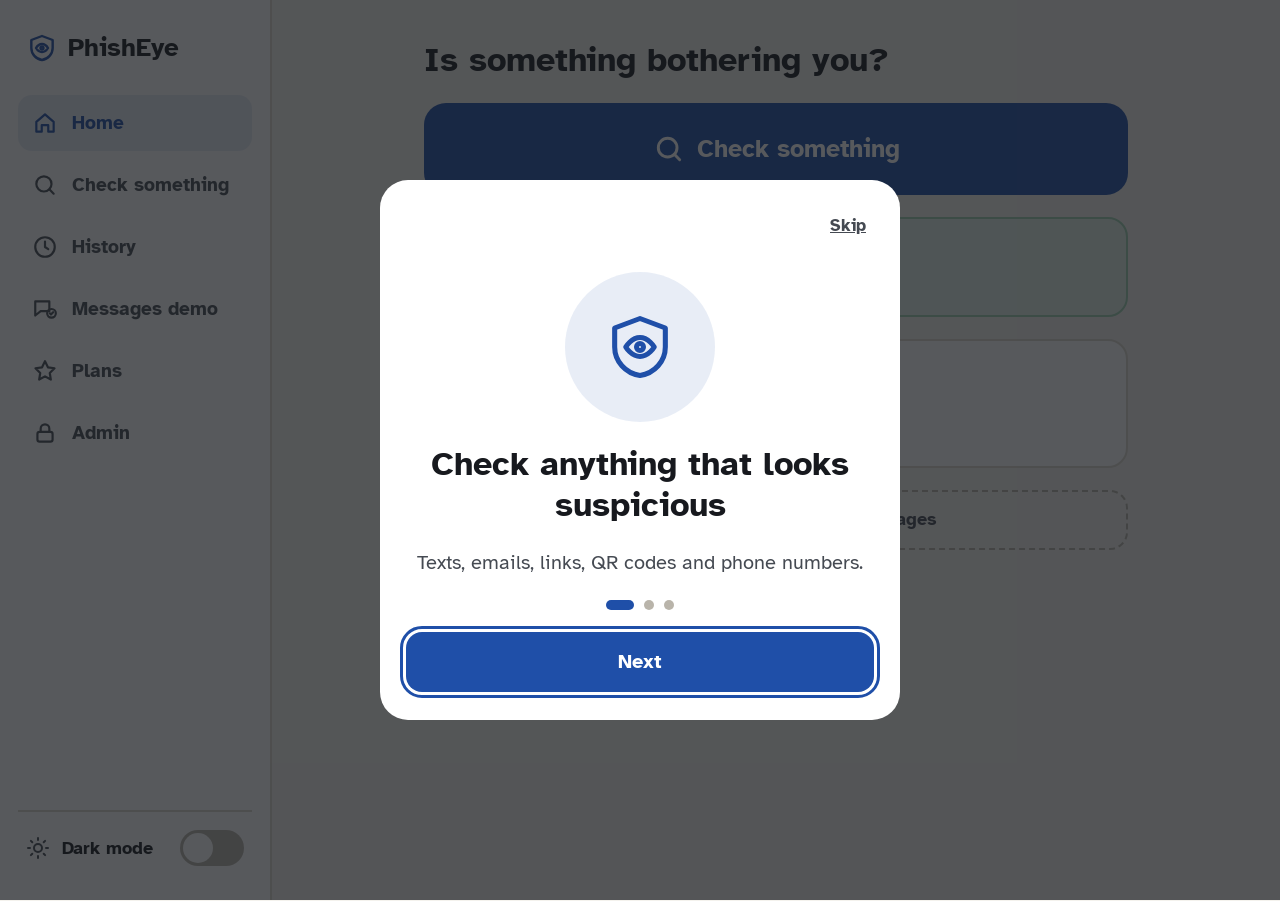
<file: index.html>
<!doctype html>
<html lang="en" data-theme="light">
<head>
  <meta charset="utf-8">
  <meta name="viewport" content="width=device-width, initial-scale=1, viewport-fit=cover">
  <title>PhishEye</title>
  <link rel="preconnect" href="https://fonts.googleapis.com">
  <link rel="preconnect" href="https://fonts.gstatic.com" crossorigin>
  <link rel="stylesheet" href="https://fonts.googleapis.com/css2?family=Atkinson+Hyperlegible:wght@400;700&display=swap">
  <link rel="stylesheet" href="style.css">
</head>
<body>
<div class="app">
  <aside class="side" aria-label="PhishEye">
    <div class="brand" id="brand-slot"></div>
    <nav class="side-nav" aria-label="Main" id="side-nav"></nav>
    <div class="side-theme" id="side-theme"></div>
  </aside>
  <main id="view" tabindex="-1"></main>
  <nav class="bottom" aria-label="Main" id="bottom-nav"></nav>
</div>
<div id="overlay"></div>
<div id="toast" role="status" aria-live="polite"></div>
<input type="file" id="file" class="sr-only" accept="image/*,.pdf,.eml,.txt" tabindex="-1" aria-hidden="true">

<script>
try { var th = localStorage.getItem("phisheye-theme"); if (th === "dark" || th === "light") document.documentElement.setAttribute("data-theme", th); } catch(e){}
(function(){
  /* ---------- icons ---------- */
  function svg(p, size, sw){ return '<svg width="'+(size||24)+'" height="'+(size||24)+'" viewBox="0 0 24 24" fill="none" stroke="currentColor" stroke-width="'+(sw||2)+'" stroke-linecap="round" stroke-linejoin="round" aria-hidden="true">'+p+'</svg>'; }
  var P = {
    shieldEye:'<path d="M12 3l8 3v6c0 4.5-3.4 8.3-8 9-4.6-.7-8-4.5-8-9V6l8-3z"/><path d="M7.5 12s1.8-3 4.5-3 4.5 3 4.5 3-1.8 3-4.5 3-4.5-3-4.5-3z"/><circle cx="12" cy="12" r="1.1"/>',
    shield:'<path d="M12 3l8 3v6c0 4.5-3.4 8.3-8 9-4.6-.7-8-4.5-8-9V6l8-3z"/>',
    shieldBang:'<path d="M12 3l8 3v6c0 4.5-3.4 8.3-8 9-4.6-.7-8-4.5-8-9V6l8-3z"/><path d="M12 8v5"/><path d="M12 16v.01"/>',
    check:'<path d="M6 12.5l4 4L18 8"/>',
    pause:'<path d="M9 6v12M15 6v12"/>',
    search:'<circle cx="11" cy="11" r="7"/><path d="M20 20l-4-4"/>',
    tri:'<path d="M12 4l9 16H3L12 4z"/><path d="M12 10v4"/><path d="M12 17.5v.01"/>',
    oct:'<path d="M8.5 3h7L21 8.5v7L15.5 21h-7L3 15.5v-7L8.5 3z"/><path d="M9.5 9.5l5 5M14.5 9.5l-5 5"/>',
    okCircle:'<circle cx="12" cy="12" r="9"/><path d="M8 12.5l2.5 2.5L16 9.5"/>',
    msg:'<path d="M4 5h16v11H9l-5 4V5z"/>',
    qr:'<rect x="4" y="4" width="6" height="6"/><rect x="14" y="4" width="6" height="6"/><rect x="4" y="14" width="6" height="6"/><path d="M14 14h2v2h-2zM18 18h2v2h-2zM14 18h2M18 14h2"/>',
    phone:'<path d="M5 4h4l2 5-2.5 1.5a11 11 0 0 0 5 5L15 13l5 2v4a1 1 0 0 1-1 1A16 16 0 0 1 4 5a1 1 0 0 1 1-1z"/>',
    link:'<path d="M10 14a4 4 0 0 0 5.7 0l3-3a4 4 0 0 0-5.7-5.7l-1 1"/><path d="M14 10a4 4 0 0 0-5.7 0l-3 3a4 4 0 0 0 5.7 5.7l1-1"/>',
    globe:'<circle cx="12" cy="12" r="9"/><path d="M3 12h18M12 3a14 14 0 0 1 0 18M12 3a14 14 0 0 0 0 18"/>',
    lock:'<rect x="5" y="11" width="14" height="9" rx="2"/><path d="M8 11V8a4 4 0 0 1 8 0v3"/>',
    home:'<path d="M4 11l8-7 8 7v9h-5v-6H9v6H4v-9z"/>',
    clock:'<circle cx="12" cy="12" r="9"/><path d="M12 7v5l3 2"/>',
    back:'<path d="M15 5l-7 7 7 7"/>',
    upload:'<path d="M12 16V4M7 9l5-5 5 5"/><path d="M4 16v3a1 1 0 0 0 1 1h14a1 1 0 0 0 1-1v-3"/>',
    file:'<path d="M14 3H6v18h12V7l-4-4z"/><path d="M14 3v4h4"/>',
    up:'<path d="M12 19V5M6 11l6-6 6 6"/>',
    moon:'<path d="M20 14.5A8 8 0 0 1 9.5 4 8 8 0 1 0 20 14.5z"/>',
    sun:'<circle cx="12" cy="12" r="4"/><path d="M12 2v2M12 20v2M4.9 4.9l1.4 1.4M17.7 17.7l1.4 1.4M2 12h2M20 12h2M4.9 19.1l1.4-1.4M17.7 6.3l1.4-1.4"/>',
    star:'<path d="M12 3l2.7 5.6 6.1.9-4.4 4.3 1 6.1L12 17l-5.4 2.9 1-6.1-4.4-4.3 6.1-.9L12 3z"/>',
    x:'<path d="M7 7l10 10M17 7L7 17"/>',
    chat:'<path d="M3 5h13v9H8l-5 4V5z"/><circle cx="18" cy="16" r="4"/><path d="M16.5 16l1 1 2-2"/>'
  };

  /* ---------- data ---------- */
  var LEVEL = { safe:'Safe', suspicious:'Suspicious', high:'High Risk' };
  var SAMPLES = {
    high:{ chip:'Bank text', type:'Text message', level:'high', connected:true,
      input:'NORTHBANK: Unusual sign-in detected. Your account will be locked in 2 hours. Verify now: northbank-secure.co/login',
      title:'This is a fake bank message',
      reasons:['The link is not Northbank\u2019s real website.','The fake website was made 3 days ago.','It tries to rush you: \u201clocked in 2 hours.\u201d'],
      advice:['Don\u2019t tap the link. Don\u2019t reply.','Worried? Call Northbank using the number on the back of your card.'],
      details:[['Website age','3 days'],['Scam lists','Listed on 2 of 5'],['Pretends to be','northbank.com']] },
    suspicious:{ chip:'Parcel text', type:'Text message', level:'suspicious', connected:false,
      input:'Your parcel is on hold. Pay a $1.99 redelivery fee within 24h: parcel-track-help.net',
      title:'Be careful. This may be a delivery scam.',
      reasons:['Real delivery companies rarely ask for small fees by text.','The website is new and not from a known company.'],
      advice:['Don\u2019t pay through this link.','Check your parcel on the delivery company\u2019s official app.'],
      details:[['Website age','2 months'],['Scam lists','Not listed'],['Asks for payment','Yes, $1.99']] },
    safe:{ chip:'Link from a friend', type:'Link', level:'safe', connected:false,
      input:'https://en.wikipedia.org/wiki/Phishing',
      title:'This link looks safe',
      reasons:['Wikipedia is a well-known website.','It doesn\u2019t ask for passwords, codes or money.'],
      advice:['You can open it.','Never type a password on a page you reached from a message.'],
      details:[['Website age','20+ years'],['Scam lists','Not listed'],['Certificate','Valid']] },
    phone:{ type:'Phone number', level:'high', connected:true, input:'+1 (213) 555-0147',
      title:'This number is used by scammers',
      reasons:['Other people reported this number for pretending to be a bank.','It is linked to a fake bank text you received.'],
      advice:['Don\u2019t answer or call back.','Never give a code or password on the phone.'],
      details:[['Reports','Reported as a scam'],['Pretends to be','Northbank'],['Linked to','northbank-secure.co']] },
    qr:{ type:'QR code', level:'high', connected:false, input:'QR sticker on parking meter \u2192 pay-parking-now.co/pay',
      title:'This QR code opens a fake payment page',
      reasons:['It is not the city\u2019s parking website.','It asks for your card number straight away.'],
      advice:['Don\u2019t enter your card details.','Pay with the official parking app or at the meter.'],
      details:[['Website age','9 days'],['Scam lists','Listed on 1 of 5'],['Asks for','Card number']] }
  };
  var TYPES = [
    { id:'message', label:'Message', field:'Paste the message, link or phone number', ph:'For example: \u201cNORTHBANK: Your account will be locked in 2 hours. Verify now: northbank-secure.co/login\u201d', ex:'high' },
    { id:'link', label:'Link', field:'Paste the link here', ph:'For example: parcel-track-help.net', ex:'suspicious' },
    { id:'phone', label:'Phone', field:'Type the phone number', ph:'For example: +1 (213) 555-0147', ex:'phone' }
  ];
  var SEED = [
    { label:'Call from +1 (213) 555-0147', sub:'Phone call', when:'Yesterday, 6:40 PM', level:'suspicious', explain:'We couldn\u2019t confirm who this caller was. Real companies rarely call from an unfamiliar number to ask about your account.' },
    { label:'weather.gov', sub:'Link', when:'Monday', level:'safe', explain:'A well-known U.S. government website. It doesn\u2019t ask for passwords, codes or money.' },
    { label:'\u201cYou won a $500 gift card\u201d', sub:'Email', when:'Sep 20', level:'high', explain:'It offers a surprise prize and pushes you to act fast \u2014 a common trick scammers use to get your details.' }
  ];
  var TOGGLES = [
    { id:'bubble', label:'Show the PhishEye button in other apps', sub:'The small icon next to messages. High-risk warnings always show.' },
    { id:'warnLinks', label:'Warn before opening risky links', sub:'For suspicious (orange) links.' },
    { id:'openAnyway', label:'Allow \u201cOpen anyway\u201d on blocked websites', sub:'Off is safest.' },
    { id:'notify', label:'Text my trusted contact about high-risk scams', sub:'They get a short alert, never the message itself.' }
  ];

  /* ---------- state ---------- */
  var STORE = 'phisheye-web-v1';
  function load(){ try { var v = localStorage.getItem(STORE); return v ? JSON.parse(v) : null; } catch(e){ return null; } }
  var saved = load() || {};
  var S = {
    route:'home', type:'message', input:'', sampleKey:null, attachment:null, dropError:'',
    result:null, scanStep:0, showDetails:false, sharedHelp:false,
    history: saved.history || SEED.slice(), hasAlert: saved.hasAlert !== undefined ? saved.hasAlert : true,
    protection: saved.protection || 'on',
    admin: saved.admin || { bubble:true, warnLinks:true, openAnyway:false, notify:true },
    retention: saved.retention || 30, onboarded: !!saved.onboarded, plan: saved.plan || 'free',
    adminUnlocked:false, pin:'', pinError:false,
    draft:'Here is the code: 482913', scamDeleted:false, sheet:null, popup:false, ob:0
  };
  function save(){ try { localStorage.setItem(STORE, JSON.stringify({ history:S.history, hasAlert:S.hasAlert, protection:S.protection, admin:S.admin, retention:S.retention, onboarded:S.onboarded, plan:S.plan })); } catch(e){} }

  function esc(s){ return String(s).replace(/[&<>"']/g, function(c){ return {'&':'&amp;','<':'&lt;','>':'&gt;','"':'&quot;',"'":'&#39;'}[c]; }); }
  function $(id){ return document.getElementById(id); }
  var timers = [], toastT = null;
  function clearTimers(){ timers.forEach(clearTimeout); timers = []; }

  function toast(msg){ var t = $('toast'); t.textContent = msg; if (toastT) clearTimeout(toastT); toastT = setTimeout(function(){ t.textContent=''; }, 3000); }

  function analyze(txt, type){
    var t = txt.toLowerCase();
    var link = /(https?:\/\/|www\.)/.test(t) || /\b[a-z0-9-]+\.(com|net|org|co|info|xyz|app|io|link|top)\b/.test(t);
    var pressure = ['urgent','locked','suspend','within 24','immediately','act now','final notice','expire'].some(function(w){ return t.indexOf(w)>=0; });
    var asks = ['otp','code','password','pin','card','pay','fee','gift','verify','login','sign in'].some(function(w){ return t.indexOf(w)>=0; });
    var reasons = [];
    if (pressure) reasons.push('It tries to rush you or scare you.');
    if (asks) reasons.push('It asks for money, a password or a code.');
    if (link) reasons.push('It has a link we don\u2019t trust.');
    var score = (pressure?1:0)+(asks?1:0)+(link?1:0);
    var level = score>=2 ? 'high' : (score===1 ? 'suspicious' : 'safe');
    if (!reasons.length) reasons = ['We didn\u2019t find signs of a scam.','It doesn\u2019t ask for money, passwords or codes.'];
    var titles = { high:'This looks like a scam', suspicious:'Be careful with this', safe:'This looks safe' };
    var advice = {
      high:['Don\u2019t tap any links. Don\u2019t reply.','Call the company using a number you already know.'],
      suspicious:['Don\u2019t pay or share details yet.','Ask your trusted contact if you\u2019re not sure.'],
      safe:['It looks fine.','If something asks for a password or money later, check again.']
    };
    return { type:{message:'Text message',link:'Link',phone:'Phone number'}[type]||'Message', level:level, connected:false, input:txt,
      title:titles[level], reasons:reasons, advice:advice[level],
      details:[['Link found',link?'Yes':'No'],['Rushing words',pressure?'Yes':'No'],['Asks for money or codes',asks?'Yes':'No']] };
  }

  /* ---------- routing ---------- */
  var ROUTES = ['home','check','qr','checking','result','connected','history','admin','demo','plans'];
  function go(r){ if (location.hash === '#/'+r) { navigate(); } else { location.hash = '#/'+r; } }
  function navigate(){
    var r = (location.hash || '').replace(/^#\/?/, '') || 'home';
    if (ROUTES.indexOf(r) < 0) r = 'home';
    if (r === 'checking' && S.route !== 'checking') r = 'check';
    if (r !== 'checking') clearTimers();
    S.route = r; S.sheet = null; S.popup = false; S.showDetails = false; S.sharedHelp = false;
    render(true);
  }

  /* ---------- nav ---------- */
  function navHtml(isSide){
    var active = S.route === 'checking' || S.route === 'result' || S.route === 'qr' ? 'check' : (S.route === 'connected' ? 'home' : S.route);
    var items = isSide
      ? [['home','Home',P.home],['check','Check something',P.search],['history','History',P.clock],['demo','Messages demo',P.chat],['plans','Plans',P.star],['admin','Admin',P.lock]]
      : [['home','Home',P.home],['check','Check',P.search],['history','History',P.clock],['admin','Admin',P.lock]];
    return items.map(function(it){
      return '<button type="button" data-act="nav" data-to="'+it[0]+'"'+(active===it[0]?' aria-current="page"':'')+'>'+svg(it[2], isSide?26:28)+esc(it[1])+'</button>';
    }).join('');
  }

  /* ---------- views ---------- */
  function backBtn(label, to){ return '<div class="back"><button type="button" class="icon-btn" aria-label="'+esc(label)+'" data-act="nav" data-to="'+to+'">'+svg(P.back,28,2.2)+'</button>'; }
  function isDark(){ return document.documentElement.getAttribute('data-theme') === 'dark'; }
  function mobileBrand(){ var d = isDark(); return '<div class="mobile-top"><div class="mobile-brand">'+svg(P.shieldEye,32,1.8)+'<span>PhishEye</span></div><button type="button" class="theme-icon" data-act="theme" aria-pressed="'+d+'" aria-label="Dark mode">'+svg(d?P.sun:P.moon,26)+'</button></div>'; }
  function sideTheme(){ var d = isDark(); return '<span style="color:var(--muted);display:flex">'+svg(d?P.moon:P.sun,24)+'</span><span class="lbl" id="lbl-theme">Dark mode</span><button type="button" class="switch" data-act="theme" aria-pressed="'+d+'" aria-labelledby="lbl-theme"><span></span></button>'; }

  function vHome(){
    var on = S.protection === 'on';
    return '<div class="wrap">'+mobileBrand()+
      '<h1 class="h1" tabindex="-1" data-focus>Is something bothering you?</h1>'+
      '<button type="button" class="btn btn-primary btn-hero" data-act="startType" data-type="message">'+svg(P.search,32,2.2)+'Check something</button>'+
      '<div class="status '+(on?'on':'paused')+'"><div class="dot">'+svg(on?P.check:P.pause,26,2.6)+'</div><div><div class="st-title">'+(on?'You\u2019re protected':'Paused by admin')+'</div><div>'+(on?'PhishEye is watching your messages and links.':'Dangerous (high-risk) threats are still blocked.')+'</div></div></div>'+
      (S.hasAlert && S.plan==='premium' ? '<button type="button" class="alert" data-act="nav" data-to="connected">'+svg(P.tri,34)+'<span><strong>Warning: possible scam</strong>A call, a text and a website may be the same scam. Select to see.</span></button>' : '')+
      (S.plan==='free' ? '<button type="button" class="plan-card" style="width:100%;text-align:left;cursor:pointer;color:var(--ink)" data-act="nav" data-to="plans"><span style="color:var(--accent);display:flex">'+svg(P.star,30)+'</span><span class="grow"><span style="display:block;font-weight:700;font-size:20px">You\u2019re on the Free plan</span><span style="display:block;color:var(--muted)">Premium adds live scam checks and family alerts.</span><span style="display:block;font-weight:700;color:var(--accent);margin-top:6px;text-decoration:underline">See plans</span></span></button>'
        : '<div class="plan-card"><span style="color:var(--accent);display:flex">'+svg(P.star,30)+'</span><div class="grow"><div style="font-weight:700;font-size:20px">Premium plan</div><div style="color:var(--muted)">Full protection is on.</div></div></div>')+
      '<button type="button" class="demo-link" data-act="nav" data-to="demo">Demo: see PhishEye inside Messages</button>'+
    '</div>';
  }

  function fmtSize(n){ return n < 1024*1024 ? Math.max(1, Math.round(n/1024))+' KB' : (n/1024/1024).toFixed(1)+' MB'; }

  function vCheck(){
    var t = TYPES.filter(function(x){ return x.id===S.type; })[0] || TYPES[0];
    var att = S.attachment;
    var attHtml = att
      ? '<div class="attached">'+(att.url ? '<img class="thumb" src="'+att.url+'" alt="">' : '<div class="thumb">'+svg(P.file,30)+'</div>')+
          '<div style="flex-grow:1;min-width:0"><div class="att-name">'+esc(att.name)+'</div><div class="att-meta">'+esc(att.meta)+'</div></div>'+
          '<button type="button" class="btn-link" data-act="removeAttach">Remove</button></div>'
      : '<div id="drop" class="drop">'+
          '<div class="drop-icon">'+svg(P.upload,36)+'</div>'+
          '<p class="drop-title"><span class="drag-only">Drag a screenshot or file here</span><span class="touch-only">Add a screenshot or file</span></p>'+
          '<p class="drop-sub">Photos, PDFs, or saved emails. Up to 10 MB.</p>'+
          '<button type="button" class="btn btn-secondary" data-act="chooseFile">Choose a file</button>'+
          (S.dropError ? '<p class="drop-error" role="alert">'+esc(S.dropError)+'</p>' : '')+
        '</div>';
    return '<div class="wrap">'+backBtn('Back to home','home')+'<h1 class="h1" tabindex="-1" data-focus>Check something</h1></div>'+
      '<div class="field"><label for="pe-input">'+esc(t.field)+'</label><textarea id="pe-input" rows="5" placeholder="'+esc(t.ph)+'">'+esc(S.input)+'</textarea></div>'+
      attHtml+
      '<div class="examples"><div class="examples-label">Or try an example</div><div class="chips">'+
        ['high','suspicious','safe'].map(function(k){ return '<button type="button" class="chip" data-act="example" data-key="'+k+'" aria-pressed="'+(S.sampleKey===k)+'">'+SAMPLES[k].chip+'</button>'; }).join('')+
      '</div></div>'+
      '<button type="button" class="btn btn-primary btn-block" data-act="check">Check now</button>'+
    '</div>';
  }

  function vQr(){
    return '<div class="wrap">'+backBtn('Back to home','home')+'<h1 class="h1" tabindex="-1" data-focus>Scan a QR code</h1></div>'+
      '<div class="card" style="background:#17191E;border-color:#17191E;color:#FFFFFF;display:flex;flex-direction:column;align-items:center;gap:20px;padding:32px 20px">'+
        '<div style="width:min(280px,100%);aspect-ratio:1;border:4px solid #FFFFFF;border-radius:28px;background:#262930;display:flex;align-items:center;justify-content:center;color:#9AA0AA">'+svg(P.qr,72,1.4)+'</div>'+
        '<p style="font-size:20px;text-align:center;max-width:320px">Point your camera at the code. We check it before you open it.</p>'+
      '</div>'+
      '<button type="button" class="btn btn-primary btn-block" data-act="simulateScan">Simulate a scan</button>'+
    '</div>';
  }

  function vChecking(){
    var labels = ['Checking scam lists','Looking at the website','Reading the message'];
    return '<div class="wrap"><div class="center">'+
      '<div style="text-align:center;display:flex;flex-direction:column;gap:16px"><div class="orb">'+svg(P.shieldEye,62,1.6)+'</div><h1 class="h1" tabindex="-1" data-focus>Checking\u2026</h1><p class="lead">This takes a few seconds.</p></div>'+
      '<div class="card steps" aria-live="polite">'+labels.map(function(l,i){ var c = i<S.scanStep?'done':(i===S.scanStep?'cur':''); return '<div class="step '+c+'"><span class="sd">'+(i<S.scanStep?svg(P.check,16,3):'')+'</span>'+l+'</div>'; }).join('')+'</div>'+
    '</div></div>';
  }

  function vResult(){
    var r = S.result || SAMPLES.high;
    var icon = r.level==='high'?P.oct:(r.level==='suspicious'?P.tri:P.okCircle);
    return '<div class="wrap">'+backBtn('Back to home','home')+'<span class="h2">Result</span></div>'+
      '<div class="verdict '+r.level+'"><div class="verdict-top">'+svg(icon,46)+'<h1 class="verdict-label" tabindex="-1" data-focus>'+LEVEL[r.level]+'</h1></div><p class="verdict-title">'+esc(r.title)+'</p></div>'+
      (r.connected ? (S.plan==='premium' ? '<button type="button" class="linked" data-act="nav" data-to="connected">'+svg(P.link,30)+'<span><strong>Part of a bigger scam</strong>Linked to 2 earlier events. Select to see.</span></button>'
        : '<button type="button" class="linked" data-act="nav" data-to="plans">'+svg(P.star,30)+'<span><strong>Is this part of a bigger scam?</strong>Premium connects texts, calls and websites. See plans.</span></button>') : '')+
      '<div class="two">'+
        '<section style="display:flex;flex-direction:column;gap:12px"><h2 class="h2">Why</h2><div class="reasons '+r.level+'">'+r.reasons.map(function(x){ return '<div class="reason"><span>'+esc(x)+'</span></div>'; }).join('')+'</div></section>'+
        '<section class="card" style="display:flex;flex-direction:column;gap:14px"><h2 class="h2">What to do</h2>'+r.advice.map(function(x,i){ return '<div class="todo"><span class="num">'+(i+1)+'</span><span style="padding-top:3px">'+esc(x)+'</span></div>'; }).join('')+'</section>'+
      '</div>'+
      '<div class="actions">'+
        (r.level==='safe' ? '<button type="button" class="btn btn-primary btn-block" data-act="nav" data-to="home">Done</button>' : '<button type="button" class="btn btn-primary btn-block" data-act="report">Block and report</button>')+
        '<button type="button" class="btn btn-secondary btn-block" data-act="callFamily">Call my trusted contact</button>'+
        '<button type="button" class="btn-link" data-act="toggleDetails" aria-expanded="'+S.showDetails+'">'+(S.showDetails?'Hide details':'Show more details')+'</button>'+
        (S.showDetails ? '<div class="card" style="padding:6px 18px"><p style="font-size:16px;color:var(--muted);padding:12px 0;word-break:break-word">You checked: '+esc(r.input)+'</p>'+r.details.map(function(d){ return '<div class="kv"><span>'+esc(d[0])+'</span><span>'+esc(d[1])+'</span></div>'; }).join('')+'</div>' : '')+
      '</div>'+
    '</div>';
  }

  function vConnected(){
    if (S.plan !== 'premium') return '<div class="wrap">'+backBtn('Back to home','home')+'</div><div class="card premium-lock"><span style="color:var(--accent)">'+svg(P.star,40)+'</span><h1 class="h1" tabindex="-1" data-focus>Linked-scam alerts are part of Premium</h1><p>Premium notices when a text, a call and a website belong to the same scam, and warns you.</p><button type="button" class="btn btn-primary btn-block" data-act="nav" data-to="plans">See plans</button></div></div>';
    var tl = [[P.phone,'Yesterday, 6:40 PM','Phone call','Someone said they were Northbank and asked for a code.'],[P.msg,'Today, 9:12 AM','Text message','Said your account would be locked.'],[P.globe,'Today, 9:12 AM','Fake website','A copy of Northbank\u2019s sign-in page.']];
    return '<div class="wrap">'+backBtn('Back to home','home')+'<span class="pill high">High Risk</span></div>'+
      '<h1 class="h1" tabindex="-1" data-focus>These 3 things are one scam</h1>'+
      '<div class="tl">'+tl.map(function(e,i){ return '<div class="tl-item"><div class="tl-rail"><div class="tl-dot">'+svg(e[0],24)+'</div>'+(i<2?'<div class="tl-line"></div>':'')+'</div><div class="tl-body"><div class="tl-when">'+e[1]+'</div><div class="tl-title">'+e[2]+'</div><div>'+e[3]+'</div></div></div>'; }).join('')+'</div>'+
      '<div class="card"><h2 class="h2" style="margin-bottom:8px">Remember</h2><p>Your bank will never ask for a code on the phone. Never share it.</p></div>'+
      (S.sharedHelp ? '<div class="help"><strong>If you already shared a code</strong><p>1. Call Northbank now. Use the number on the back of your card.</p><p>2. Tell your trusted contact.</p><p>3. Watch your account for payments you don\u2019t know.</p></div>' : '')+
      '<div class="actions"><button type="button" class="btn btn-primary btn-block" data-act="report">Block and report all</button><button type="button" class="btn btn-secondary btn-block" data-act="toggleShared" aria-expanded="'+S.sharedHelp+'">I already shared a code</button></div>'+
    '</div>';
  }

  function vHistory(){
    return '<div class="wrap">'+mobileBrand()+'<h1 class="h1" tabindex="-1" data-focus>History</h1><p class="lead">Deleted automatically after '+S.retention+' days.</p>'+
      (S.history.length ? '<div class="card list hist-list">'+S.history.map(function(h){ return '<div class="hist-row"><div class="hist-top"><span class="pill '+h.level+'">'+LEVEL[h.level]+'</span><span class="hist-label">'+esc(h.label)+'</span></div><div class="hist-meta">'+esc(h.sub)+', '+esc(h.when)+'</div>'+(h.explain ? '<div class="hist-explain">'+esc(h.explain)+'</div>' : '')+'</div>'; }).join('')+'</div>'
        : '<div class="card" style="text-align:center;display:flex;flex-direction:column;gap:14px;align-items:center;padding:32px 20px"><p>Nothing checked yet.</p><button type="button" class="btn btn-primary" data-act="startType" data-type="message">Check something</button></div>')+
    '</div>';
  }

  function vPin(){
    var keys = ['1','2','3','4','5','6','7','8','9','','0','del'];
    return '<div class="wrap">'+mobileBrand()+'<div class="pin-wrap">'+
      '<div class="orb" style="width:80px;height:80px">'+svg(P.lock,38)+'</div>'+
      '<h1 class="h1" tabindex="-1" data-focus>Admin only</h1><p class="lead">Enter the 4-digit PIN.<br>(Demo PIN: 1234)</p>'+
      '<div class="pin-dots" role="img" aria-label="'+S.pin.length+' of 4 digits entered">'+[0,1,2,3].map(function(i){ return '<span'+(i<S.pin.length?' class="filled"':'')+'></span>'; }).join('')+'</div>'+
      (S.pinError ? '<p class="err" role="alert">That PIN isn\u2019t right. Try again.</p>' : '')+
      '<div class="keypad">'+keys.map(function(k){ return k==='' ? '<button type="button" class="blank" tabindex="-1" aria-hidden="true"></button>' : '<button type="button" data-act="key" data-k="'+k+'"'+(k==='del'?' aria-label="Delete"':'')+'>'+(k==='del'?'\u232B':k)+'</button>'; }).join('')+'</div>'+
    '</div></div>';
  }

  function vAdmin(){
    if (!S.adminUnlocked) return vPin();
    return '<div class="wrap">'+mobileBrand()+
      '<div style="display:flex;justify-content:space-between;align-items:center;gap:12px"><h1 class="h1" tabindex="-1" data-focus>Admin settings</h1><button type="button" class="btn btn-secondary" style="min-height:52px;font-size:18px" data-act="lock">Lock</button></div>'+
      '<div class="card" style="display:flex;flex-direction:column;gap:14px"><h2 class="h2">Protection</h2>'+
        '<div class="seg" role="group" aria-label="Protection">'+[['on','On'],['paused','Paused']].map(function(o){ return '<button type="button" data-act="prot" data-v="'+o[0]+'" aria-pressed="'+(S.protection===o[0])+'">'+o[1]+'</button>'; }).join('')+'</div>'+
        '<div class="locked">'+svg(P.lock,24)+'<div><div style="font-weight:700">High-risk pop-ups: always on</div><div style="font-size:17px;color:var(--muted)">Even when paused, PhishEye still blocks dangerous threats, like an antivirus.</div></div></div>'+
      '</div>'+
      '<div class="card list">'+TOGGLES.map(function(t){ var on = S.admin[t.id]===true; return '<div class="row"><div class="row-text"><div class="row-title" id="lbl-'+t.id+'">'+esc(t.label)+'</div><div class="row-sub">'+esc(t.sub)+'</div></div><button type="button" class="switch" data-act="toggle" data-id="'+t.id+'" aria-pressed="'+on+'" aria-labelledby="lbl-'+t.id+'"><span></span></button></div>'; }).join('')+'</div>'+
      '<div class="card" style="display:flex;align-items:center;gap:12px"><div style="flex-grow:1"><div style="font-weight:700">Plan</div><div style="color:var(--muted);font-size:17px">'+(S.plan==='premium'?'Premium, $10 a month':'Free')+'</div></div><button type="button" class="btn btn-secondary" style="min-height:52px;font-size:18px" data-act="nav" data-to="plans">Change</button></div>'+
      '<div class="card" style="display:flex;align-items:center;gap:12px"><div style="flex-grow:1"><div style="font-weight:700">Trusted contact'+(S.plan==='premium'?'':' (Premium)')+'</div><div style="color:var(--muted);font-size:17px">[Name], [Phone number]</div></div><button type="button" class="btn btn-secondary" style="min-height:52px;font-size:18px" data-act="demoToast" data-msg="Editing the trusted contact (demo).">Edit</button></div>'+
      '<div style="display:flex;flex-direction:column;gap:10px"><h2 class="h2">Delete history after</h2><div class="seg" role="group" aria-label="Delete history after">'+[7,30,90].map(function(d){ return '<button type="button" data-act="retention" data-d="'+d+'" aria-pressed="'+(S.retention===d)+'">'+d+' days</button>'; }).join('')+'</div></div>'+
      '<button type="button" class="btn btn-danger btn-block" data-act="deleteAll">Delete all history now</button>'+
      '<button type="button" class="btn-link" data-act="demoToast" data-msg="Changing the PIN (demo).">Change admin PIN</button>'+
    '</div>';
  }

  function draftRisky(){ return /\d{4,}/.test(S.draft) || /code|password|pin/i.test(S.draft); }
  function draftBadge(){
    if (!(S.draft.trim() && S.protection==='on' && S.admin.bubble!==false)) return '';
    var r = draftRisky();
    return '<button type="button" class="pe-badge '+(r?'warn':'safe')+'" data-act="openDraft" aria-label="'+(r?'PhishEye: warning about your message. Select for details':'PhishEye: your message looks fine')+'">'+svg(P.shield,22,2.4)+'</button>';
  }
  function vDemo(){
    return '<div class="wrap"><h1 class="h1" tabindex="-1" data-focus>Messages demo</h1>'+
      '<p class="demo-note">This shows how PhishEye appears inside your Messages app. Select the red button, the link, or the button in the typing box.</p>'+
      '<div class="phone-demo">'+
        '<div class="demo-bar"><span>Demo: your Messages app</span><button type="button" data-act="nav" data-to="home">Exit demo</button></div>'+
        '<div class="thread-head"><div class="avatar">N</div><div style="font-size:20px;font-weight:700">NORTHBANK</div></div>'+
        '<div class="thread"><div class="ts">Today 9:12 AM</div>'+
          (S.scamDeleted ? '<div class="sys">Message deleted. Sender blocked.</div>' :
          '<div class="bubble-wrap"><div class="bubble">NORTHBANK: Unusual sign-in detected. Your account will be locked in 2 hours. Verify now: <button type="button" class="lnk" data-act="openLink">northbank-secure.co/login</button></div>'+
          '<button type="button" class="pe-badge high" data-act="openScam" aria-label="PhishEye: High risk. Select for details">'+svg(P.shieldBang,22,2.4)+'</button></div>')+
        '</div>'+
        '<div class="compose"><div class="compose-field" id="compose-field"><label for="pe-draft" class="sr-only">Your message</label><input id="pe-draft" type="text" placeholder="Text message" value="'+esc(S.draft)+'"><span id="draft-badge">'+draftBadge()+'</span></div>'+
          '<button type="button" class="send" data-act="send" aria-label="Send">'+svg(P.up,22,2.4)+'</button></div>'+
      '</div>'+
    '</div>';
  }

  function feat(on, text){ return '<div class="feat'+(on?'':' no')+'">'+svg(on?P.check:P.x,22,2.6)+'<span>'+(on?'':'<span class="sr-only">Not included: </span>')+text+'</span></div>'; }
  function vPlans(){
    var prem = S.plan === 'premium';
    return '<div class="wrap" style="max-width:920px">'+mobileBrand()+
      '<h1 class="h1" tabindex="-1" data-focus>Choose your plan</h1><p class="lead">Dangerous websites are always blocked, on every plan.</p>'+
      '<div class="plans">'+
        '<section class="plan" aria-labelledby="pl-free"><h2 class="plan-name" id="pl-free">Free</h2><div class="price">$0 <small>forever</small></div><p style="color:var(--muted)">Checks happen only on your phone. Nothing is sent anywhere.</p>'+
          feat(true,'Check messages you paste in')+feat(true,'PhishEye button next to messages')+feat(true,'Stop! pop-up for known dangerous websites')+feat(true,'Admin PIN for a family member')+
          feat(false,'Live check against the latest scam lists')+feat(false,'Website, link and fake-shop checks')+feat(false,'Screenshot and QR code reading')+feat(false,'Linked-scam alerts')+feat(false,'Alerts to your trusted contact')+
          (prem ? '<button type="button" class="btn btn-secondary btn-block" data-act="setFree">Switch to Free</button>' : '<button type="button" class="btn btn-secondary btn-block" disabled style="opacity:.6;cursor:default">Your current plan</button>')+
        '</section>'+
        '<section class="plan best" aria-labelledby="pl-prem"><span class="badge-best">Full protection</span><h2 class="plan-name" id="pl-prem">Premium</h2><div class="price">$10 <small>a month</small></div><p style="color:var(--muted)">Everything in Free, plus live checks that use PhishEye\u2019s online scam database.</p>'+
          feat(true,'Everything in Free')+feat(true,'Live check against the latest scam lists')+feat(true,'Website, link and fake-shop checks')+feat(true,'Screenshot and QR code reading')+feat(true,'Linked-scam alerts')+feat(true,'Alerts to your trusted contact')+
          (prem ? '<button type="button" class="btn btn-secondary btn-block" disabled style="opacity:.6;cursor:default">Your current plan</button>' : '<button type="button" class="btn btn-primary btn-block" data-act="upgrade">Start Premium</button>')+
        '</section>'+
      '</div>'+
      '<p class="fine">Premium checks send only what\u2019s needed, with personal details removed.</p>'+
    '</div>';
  }

  var VIEWS = { plans:vPlans, home:vHome, check:vCheck, qr:vQr, checking:vChecking, result:vResult, connected:vConnected, history:vHistory, admin:vAdmin, demo:vDemo };

  /* ---------- overlays ---------- */
  function overlayHtml(){
    if (!S.onboarded){
      var slides = [
        [P.shieldEye,'Check anything that looks suspicious','Texts, emails, links, QR codes and phone numbers.'],
        [P.chat,'We watch over your messages','A small PhishEye button appears next to messages. Red means danger.'],
        [P.lock,'A family member can help','Settings are protected with a PIN. Dangerous threats are always blocked.']
      ];
      var s = slides[S.ob];
      return '<div class="scrim center-it"><div class="ob" role="dialog" aria-modal="true" aria-labelledby="ob-title">'+
        '<div style="display:flex;justify-content:flex-end"><button type="button" class="btn-link" data-act="obSkip">Skip</button></div>'+
        '<div class="ob-art">'+svg(s[0],76,1.6)+'</div>'+
        '<h2 id="ob-title" class="h1">'+s[1]+'</h2><p class="lead" style="font-size:20px">'+s[2]+'</p>'+
        '<div class="ob-dots">'+[0,1,2].map(function(i){ return '<span'+(i===S.ob?' class="on"':'')+'></span>'; }).join('')+'</div>'+
        '<button type="button" class="btn btn-primary btn-block" data-act="obNext" data-autofocus>'+(S.ob===2?'Get started':'Next')+'</button>'+
      '</div></div>';
    }
    if (S.popup){
      return '<div class="scrim center-it"><div class="popup" role="alertdialog" aria-modal="true" aria-labelledby="pp-title" aria-describedby="pp-body">'+
        '<div class="popup-head">'+svg(P.oct,58)+'<div class="big" id="pp-title">Stop!</div><div class="sub">This website is dangerous</div></div>'+
        '<div class="popup-body"><p id="pp-body">PhishEye blocked <b>northbank-secure.co</b>. It is a fake bank website that tries to steal your password.</p>'+
          (S.protection==='paused' ? '<p class="note-warn">Protection is paused, but dangerous threats are always blocked.</p>' : '')+
          '<button type="button" class="btn btn-primary btn-block" data-act="closePopup" data-autofocus>Go back to safety</button>'+
          '<button type="button" class="btn btn-secondary btn-block" data-act="callFamily">Call my trusted contact</button>'+
          (S.admin.openAnyway ? '<button type="button" class="btn-link" data-act="openAnyway">Open anyway (not safe)</button>' : '')+
        '</div></div></div>';
    }
    if (S.sheet){
      var d = {
        scam:{ lv:'high', lab:'High Risk', t:'This is a fake bank message', b:'The link goes to a fake Northbank website. Don\u2019t tap it and don\u2019t reply.', p:'Delete and block' },
        draftRisky:{ lv:'suspicious', lab:'Warning', t:'Don\u2019t send a code', b:'Your bank will never ask for a code by text. Anyone who asks is likely a scammer.', p:'Delete my message' },
        needPremium:{ lv:'suspicious', lab:'Premium', t:'Reading screenshots is part of Premium', b:'On the Free plan, paste the text of the message instead. Or remove the file and check the text.', p:'See plans' },
        upgrade:{ lv:'safe', lab:'Premium', t:'Start Premium for $10 a month?', b:'Demo only: no payment is taken. In the real app, payment would happen here.', p:'Start Premium' },
        draftSafe:{ lv:'safe', lab:'Safe', t:'Your message looks fine', b:'We didn\u2019t find anything risky in what you\u2019re writing.', p:'OK' }
      }[S.sheet];
      return '<div class="scrim" data-act="closeSheetBg"><div class="sheet" role="dialog" aria-modal="true" aria-labelledby="sh-title">'+
        '<div style="display:flex;align-items:center;gap:10px"><span class="pill '+d.lv+'">'+d.lab+'</span><span style="font-weight:700;color:var(--muted)">PhishEye</span></div>'+
        '<h2 class="sheet-title" id="sh-title">'+d.t+'</h2><p>'+d.b+'</p>'+
        '<button type="button" class="btn btn-primary btn-block" data-act="sheetPrimary" data-autofocus>'+d.p+'</button>'+
        (S.sheet==='scam' ? '<button type="button" class="btn btn-secondary btn-block" data-act="seeWhy">See why</button>' : '')+
        '<button type="button" class="btn-link" data-act="closeSheet">Close</button>'+
      '</div></div>';
    }
    return '';
  }
  var lastFocus = null;
  function renderOverlay(){
    var html = overlayHtml(), ov = $('overlay'), had = ov.innerHTML !== '';
    ov.innerHTML = html;
    if (html && !had) lastFocus = document.activeElement;
    if (html){ var f = ov.querySelector('[data-autofocus]'); if (f) f.focus(); }
    else if (had && lastFocus && document.contains(lastFocus)) lastFocus.focus();
  }

  /* ---------- render ---------- */
  function render(routeChanged){
    $('view').innerHTML = VIEWS[S.route]();
    $('side-nav').innerHTML = navHtml(true);
    $('bottom-nav').innerHTML = navHtml(false);
    $('side-theme').innerHTML = sideTheme();
    renderOverlay();
    if (routeChanged){
      window.scrollTo(0,0);
      var h = $('view').querySelector('[data-focus]');
      if (h && !$('overlay').innerHTML) h.focus({ preventScroll:true });
    }
  }
  $('brand-slot').innerHTML = svg(P.shieldEye,32,1.8)+'<span>PhishEye</span>';

  /* ---------- checking flow ---------- */
  function runScan(r, label){
    clearTimers();
    S.scanStep = 0; S.route = 'checking';
    if (location.hash !== '#/checking') { history.pushState(null,'','#/checking'); }
    render(true);
    [1,2,3].forEach(function(i){
      timers.push(setTimeout(function(){
        if (S.route !== 'checking') return;
        if (i < 3){ S.scanStep = i; var steps = $('view').querySelector('.steps'); render(false); return; }
        var short = label.length > 60 ? label.slice(0,60)+'\u2026' : label;
        S.history.unshift({ label:short, sub:r.type, when:'Just now', level:r.level, explain:(r.reasons||[]).join(' ') });
        if (r.connected) S.hasAlert = true;
        S.result = r; save();
        history.replaceState(null,'','#/result');
        S.route = 'result'; S.showDetails = false; render(true);
      }, i*800));
    });
  }

  /* ---------- files ---------- */
  function takeFile(file){
    S.dropError = '';
    if (!file) return;
    if (file.size > 10*1024*1024){ S.dropError = 'That file is bigger than 10 MB. Try a smaller screenshot.'; render(false); return; }
    var name = file.name || 'Screenshot';
    var isImg = /^image\//.test(file.type);
    var isText = /^text\//.test(file.type) || /\.(txt|eml)$/i.test(name);
    var isPdf = file.type === 'application/pdf' || /\.pdf$/i.test(name);
    if (!isImg && !isText && !isPdf){ S.dropError = 'We can\u2019t read that kind of file. Use a photo, PDF, or saved email.'; render(false); return; }
    if (S.attachment && S.attachment.url) URL.revokeObjectURL(S.attachment.url);
    S.attachment = { name:name, kind:isImg?'image':(isText?'text':'pdf'), meta:(isImg?'Photo':(isText?'Text file':'PDF'))+', '+fmtSize(file.size), url:isImg?URL.createObjectURL(file):null };
    if (isText){
      var rd = new FileReader();
      rd.onload = function(){ S.input = String(rd.result).slice(0,4000); S.sampleKey = null; render(false); toast('We added the text from your file.'); };
      rd.readAsText(file);
    }
    render(false);
  }
  $('file').addEventListener('change', function(e){ takeFile(e.target.files[0]); e.target.value=''; });

  var dragDepth = 0;
  document.addEventListener('dragenter', function(e){ var d = e.target.closest && e.target.closest('#drop'); if (!d) return; e.preventDefault(); dragDepth++; d.classList.add('is-over'); });
  document.addEventListener('dragover', function(e){ var d = e.target.closest && e.target.closest('#drop'); e.preventDefault(); if (d) e.dataTransfer.dropEffect = 'copy'; else e.dataTransfer.dropEffect = 'none'; });
  document.addEventListener('dragleave', function(e){ var d = e.target.closest && e.target.closest('#drop'); if (!d) return; dragDepth = Math.max(0,dragDepth-1); if (!dragDepth) d.classList.remove('is-over'); });
  document.addEventListener('drop', function(e){
    e.preventDefault(); dragDepth = 0;
    var d = e.target.closest && e.target.closest('#drop');
    if (!d) return;
    d.classList.remove('is-over');
    var f = e.dataTransfer.files && e.dataTransfer.files[0];
    if (f) takeFile(f);
  });

  /* ---------- inputs ---------- */
  document.addEventListener('input', function(e){
    if (e.target.id === 'pe-input'){ S.input = e.target.value; S.sampleKey = null; var ch = document.querySelectorAll('.chip'); ch.forEach(function(c){ c.setAttribute('aria-pressed','false'); }); }
    if (e.target.id === 'pe-draft'){ S.draft = e.target.value; $('draft-badge').innerHTML = draftBadge(); }
  });
  document.addEventListener('keydown', function(e){
    if (e.key === 'Escape'){
      if (S.sheet){ S.sheet = null; renderOverlay(); }
      else if (S.popup){ S.popup = false; renderOverlay(); }
    }
    if (e.key === 'Enter' && e.target.id === 'pe-draft'){ e.preventDefault(); act.send(); }
    if (S.route === 'admin' && !S.adminUnlocked && /^[0-9]$/.test(e.key) && !$('overlay').innerHTML){ act.key(null, e.key); }
    if (S.route === 'admin' && !S.adminUnlocked && e.key === 'Backspace'){ act.key(null, 'del'); }
  });

  /* ---------- actions ---------- */
  var act = {
    nav:function(el){ go(el.dataset.to); },
    startType:function(el){ S.type = 'message'; S.input=''; S.sampleKey=null; S.attachment=null; S.dropError=''; go('check'); },
    tab:function(el){ S.type = el.dataset.type; S.sampleKey = null; render(false); var b = document.querySelector('.seg [data-type="'+S.type+'"]'); if (b) b.focus(); },
    example:function(el){ var k = el.dataset.key; S.input = SAMPLES[k].input; S.sampleKey = k; render(false); var b = document.querySelector('.chip[data-key="'+k+'"]'); if (b) b.focus(); },
    chooseFile:function(){ $('file').click(); },
    removeAttach:function(){ if (S.attachment && S.attachment.url) URL.revokeObjectURL(S.attachment.url); S.attachment = null; render(false); var b = document.querySelector('[data-act="chooseFile"]'); if (b) b.focus(); },
    check:function(){
      var txt = S.input.trim(), r;
      if (S.attachment && S.attachment.kind !== 'text' && S.plan !== 'premium'){ S.sheet = 'needPremium'; renderOverlay(); return; }
      if (!txt && S.attachment && S.attachment.kind !== 'text'){
        r = Object.assign({}, SAMPLES.high, { input:'Screenshot: '+S.attachment.name, type:'Screenshot' });
        runScan(r, S.attachment.name); return;
      }
      if (!txt){ var t = TYPES.filter(function(x){ return x.id===S.type; })[0] || TYPES[0]; r = SAMPLES[t.ex]; txt = r.input; }
      else r = S.sampleKey ? SAMPLES[S.sampleKey] : analyze(txt, S.type);
      runScan(r, txt);
    },
    simulateScan:function(){ runScan(SAMPLES.qr, 'pay-parking-now.co/pay'); },
    report:function(){ toast('Blocked and reported. Well done!'); },
    callFamily:function(){ toast('Calling your trusted contact\u2026 (demo)'); },
    toggleDetails:function(){ S.showDetails = !S.showDetails; render(false); var b = document.querySelector('[data-act="toggleDetails"]'); if (b) b.focus(); },
    toggleShared:function(){ S.sharedHelp = !S.sharedHelp; render(false); var b = document.querySelector('[data-act="toggleShared"]'); if (b) b.focus(); },
    key:function(el, k){
      k = k || el.dataset.k;
      if (k === 'del'){ S.pin = S.pin.slice(0,-1); S.pinError = false; }
      else {
        var next = S.pin + k;
        if (next.length < 4){ S.pin = next; S.pinError = false; }
        else if (next === '1234'){ S.pin=''; S.pinError=false; S.adminUnlocked = true; render(true); return; }
        else { S.pin=''; S.pinError = true; }
      }
      render(false);
      if (el){ var b = document.querySelector('.keypad [data-k="'+k+'"]'); if (b) b.focus(); }
    },
    lock:function(){ S.adminUnlocked = false; toast('Admin settings locked.'); go('home'); },
    prot:function(el){ S.protection = el.dataset.v; save(); render(false); var b = document.querySelector('[data-act="prot"][data-v="'+S.protection+'"]'); if (b) b.focus(); },
    toggle:function(el){ var id = el.dataset.id; S.admin[id] = !(S.admin[id]===true); save(); render(false); var b = document.querySelector('[data-act="toggle"][data-id="'+id+'"]'); if (b) b.focus(); },
    retention:function(el){ S.retention = Number(el.dataset.d); save(); render(false); var b = document.querySelector('[data-act="retention"][data-d="'+S.retention+'"]'); if (b) b.focus(); },
    deleteAll:function(){ S.history = []; S.hasAlert = false; save(); render(false); toast('History deleted.'); },
    demoToast:function(el){ toast(el.dataset.msg); },
    openLink:function(){ S.popup = true; S.sheet = null; renderOverlay(); },
    openScam:function(){ S.sheet = 'scam'; renderOverlay(); },
    openDraft:function(){ S.sheet = draftRisky() ? 'draftRisky' : 'draftSafe'; renderOverlay(); },
    send:function(){
      if (!S.draft.trim()) return;
      if (draftRisky() && S.protection==='on'){ S.sheet = 'draftRisky'; renderOverlay(); return; }
      S.draft = ''; render(false); toast('Message sent (demo).');
    },
    sheetPrimary:function(){
      var sh = S.sheet; S.sheet = null;
      if (sh === 'needPremium'){ go('plans'); }
      else if (sh === 'upgrade'){ S.plan = 'premium'; save(); render(false); toast('Premium is on. Full protection is active.'); }
      else if (sh === 'scam'){ S.scamDeleted = true; render(false); toast('Deleted and blocked.'); }
      else if (sh === 'draftRisky'){ S.draft = ''; render(false); var i = $('pe-draft'); if (i) i.focus(); }
      else renderOverlay();
    },
    seeWhy:function(){ S.result = SAMPLES.high; go('result'); },
    closeSheet:function(){ S.sheet = null; renderOverlay(); },
    closeSheetBg:function(el, k, e){ if (e.target === el){ S.sheet = null; renderOverlay(); } },
    closePopup:function(){ S.popup = false; renderOverlay(); },
    openAnyway:function(){ S.popup = false; renderOverlay(); toast('Opening the website (demo).'); },
    obNext:function(){ if (S.ob < 2){ S.ob++; renderOverlay(); } else { S.onboarded = true; save(); renderOverlay(); var h = $('view').querySelector('[data-focus]'); if (h) h.focus(); } },
    theme:function(){ var d = !isDark(); document.documentElement.setAttribute('data-theme', d?'dark':'light'); try { localStorage.setItem('phisheye-theme', d?'dark':'light'); } catch(e){} render(false); var b = document.querySelector('.theme-icon') ; if (window.matchMedia('(min-width: 881px)').matches) b = document.querySelector('#side-theme .switch'); if (b) b.focus(); },
    upgrade:function(){ S.sheet = 'upgrade'; renderOverlay(); },
    setFree:function(){ S.plan = 'free'; save(); render(false); toast('You\u2019re now on the Free plan.'); },
    obSkip:function(){ S.onboarded = true; save(); renderOverlay(); }
  };
  document.addEventListener('click', function(e){
    var el = e.target.closest('[data-act]');
    if (!el) return;
    var fn = act[el.dataset.act];
    if (fn){ fn(el, null, e); }
  });

  window.addEventListener('hashchange', navigate);
  navigate();
})();
</script>
<script src="script.js"></script>
</body>
</html>
</file>
<file: style.css>
:root{
  --bg:#F4F2ED; --surface:#FFFFFF; --sunk:#ECE9E1; --ink:#17191E; --muted:#454A52; --faint:#6B6F76;
  --line:#DDD8CE; --line-strong:#B9B4AA;
  --accent:#1F4FA8; --on-accent:#FFFFFF; --accent-tint:rgba(31,79,168,.10);
  --safe-fg:#17693F; --safe-bg:#E3F1E8; --safe-line:#9ED0B1;
  --warn-fg:#8F4505; --warn-bg:#FCEBD5; --warn-line:#E9B77A;
  --risk-fg:#A11D1D; --risk-bg:#FBE2E0; --risk-line:#E8A39C;
  --risk-solid:#A11D1D; --warn-solid:#B45309; --safe-solid:#17693F;
  --bubble:#E9E9EB; --link:#0B57D0; --scrim:rgba(23,25,30,.5); --scrim-strong:rgba(23,25,30,.72);
  --toast-bg:#17191E; --toast-fg:#FFFFFF;
  box-sizing:border-box;
  padding-top:env(safe-area-inset-top,0px);
  padding-bottom:env(safe-area-inset-bottom,0px);
}
@media (prefers-color-scheme: dark){
  :root:not([data-theme="light"]){
    --bg:#15171B; --surface:#1F2227; --sunk:#2A2D33; --ink:#F1F2F4; --muted:#B8BDC5; --faint:#8F959E;
    --line:#33373E; --line-strong:#4F545C;
    --accent:#86A9F0; --on-accent:#0E1726; --accent-tint:rgba(134,169,240,.16);
    --safe-fg:#86D6A6; --safe-bg:#16301F; --safe-line:#2E5E40;
    --warn-fg:#F2B36B; --warn-bg:#3A2610; --warn-line:#6B4A1F;
    --risk-fg:#F6A39B; --risk-bg:#3D1715; --risk-line:#7A2F2A;
    --bubble:#2C2F35; --link:#8AB4F8; --scrim:rgba(0,0,0,.6); --scrim-strong:rgba(0,0,0,.78);
    --toast-bg:#F1F2F4; --toast-fg:#17191E;
  }
}
:root[data-theme="dark"]{
  --bg:#15171B; --surface:#1F2227; --sunk:#2A2D33; --ink:#F1F2F4; --muted:#B8BDC5; --faint:#8F959E;
  --line:#33373E; --line-strong:#4F545C;
  --accent:#86A9F0; --on-accent:#0E1726; --accent-tint:rgba(134,169,240,.16);
  --safe-fg:#86D6A6; --safe-bg:#16301F; --safe-line:#2E5E40;
  --warn-fg:#F2B36B; --warn-bg:#3A2610; --warn-line:#6B4A1F;
  --risk-fg:#F6A39B; --risk-bg:#3D1715; --risk-line:#7A2F2A;
  --bubble:#2C2F35; --link:#8AB4F8; --scrim:rgba(0,0,0,.6); --scrim-strong:rgba(0,0,0,.78);
  --toast-bg:#F1F2F4; --toast-fg:#17191E;
}
html{scroll-padding-top:env(safe-area-inset-top,0px)}
*,*::before,*::after{box-sizing:border-box}
body{margin:0;background:var(--bg);color:var(--ink);font-family:'Atkinson Hyperlegible',Verdana,Tahoma,sans-serif;font-size:19px;line-height:1.5;-webkit-text-size-adjust:100%}
img{max-width:100%}
h1,h2,h3,p{margin:0}
button,input,textarea{font:inherit;color:inherit}
:focus-visible{outline:3px solid var(--accent);outline-offset:3px}
.sr-only{position:absolute;width:1px;height:1px;overflow:hidden;clip:rect(0 0 0 0);white-space:nowrap}

/* layout */
.app{display:grid;grid-template-columns:272px minmax(0,1fr);min-height:100vh}
.side{position:sticky;top:0;height:100vh;border-right:2px solid var(--line);background:var(--surface);padding:28px 18px;display:flex;flex-direction:column;gap:28px}
.brand{display:flex;align-items:center;gap:10px;color:var(--accent);padding:0 8px}
.brand span{font-size:26px;font-weight:700;color:var(--ink)}
.side-nav{display:flex;flex-direction:column;gap:6px}
.side-nav button{display:flex;align-items:center;gap:14px;min-height:56px;padding:0 14px;border:none;border-radius:14px;background:none;font-size:19px;font-weight:700;color:var(--muted);cursor:pointer;text-align:left}
.side-nav button[aria-current="page"]{background:var(--accent-tint);color:var(--accent)}
.side-nav button:hover{background:var(--sunk)}
.side-nav button[aria-current="page"]:hover{background:var(--accent-tint)}
.side-foot{margin-top:auto;font-size:16px;color:var(--muted);padding:0 8px;line-height:1.45}
main{min-width:0;outline:none}
.wrap{max-width:760px;margin:0 auto;padding:40px 28px 56px;display:flex;flex-direction:column;gap:22px}
.bottom{display:none}
@media (max-width: 880px){
  .app{grid-template-columns:minmax(0,1fr)}
  .side{display:none}
  .wrap{padding:20px 18px 120px;gap:18px}
  .bottom{display:grid;grid-template-columns:repeat(4,minmax(0,1fr));position:fixed;left:0;right:0;bottom:0;background:var(--surface);border-top:2px solid var(--line);padding:6px 6px calc(10px + env(safe-area-inset-bottom,0px));z-index:5}
  .bottom button{min-height:64px;border:none;background:none;display:flex;flex-direction:column;align-items:center;justify-content:center;gap:4px;font-size:15px;font-weight:700;color:var(--muted);cursor:pointer}
  .bottom button[aria-current="page"]{color:var(--accent)}
  body{font-size:18px}
}
.mobile-brand{display:flex;align-items:center;gap:10px;color:var(--accent)}
.mobile-brand span{font-size:24px;font-weight:700;color:var(--ink)}

/* type */
.h1{font-size:34px;line-height:1.2;font-weight:700}
.h2{font-size:22px;font-weight:700;line-height:1.3}
.lead{font-size:19px;color:var(--muted)}
@media (max-width: 880px){.h1{font-size:28px}}

/* buttons */
.btn{min-height:60px;border-radius:16px;font-weight:700;font-size:20px;cursor:pointer;display:inline-flex;align-items:center;justify-content:center;gap:12px;padding:0 22px;text-decoration:none}
.btn-primary{background:var(--accent);color:var(--on-accent);border:none}
.btn-primary:hover{filter:brightness(1.08)}
.btn-secondary{background:var(--surface);color:var(--ink);border:2px solid var(--line-strong)}
.btn-secondary:hover{background:var(--sunk)}
.btn-danger{background:var(--surface);color:var(--risk-fg);border:2px solid var(--risk-line)}
.btn-link{background:none;border:none;text-decoration:underline;color:var(--muted);min-height:48px;font-size:17px;font-weight:700;cursor:pointer;padding:0 8px}
.btn-block{width:100%}
.btn-hero{min-height:92px;font-size:25px;border-radius:22px;width:100%}
.back{display:flex;align-items:center;gap:6px}
.icon-btn{width:48px;height:48px;border:none;background:none;color:var(--ink);cursor:pointer;display:flex;align-items:center;justify-content:center;border-radius:12px;padding:0}
.icon-btn:hover{background:var(--sunk)}

/* surfaces */
.card{background:var(--surface);border:2px solid var(--line);border-radius:20px;padding:20px}
.status{display:flex;gap:16px;align-items:center;border-radius:20px;padding:18px 20px;border:2px solid}
.status .dot{width:50px;height:50px;border-radius:25px;display:flex;align-items:center;justify-content:center;flex-shrink:0;color:#FFFFFF}
.status.on{background:var(--safe-bg);border-color:var(--safe-line)}
.status.on .dot{background:var(--safe-solid)}
.status.on .st-title{color:var(--safe-fg)}
.status.paused{background:var(--warn-bg);border-color:var(--warn-line)}
.status.paused .dot{background:var(--warn-solid)}
.status.paused .st-title{color:var(--warn-fg)}
.st-title{font-size:21px;font-weight:700}
.alert{display:flex;gap:14px;align-items:center;text-align:left;width:100%;background:var(--risk-bg);border:2px solid var(--risk-line);border-radius:20px;padding:16px 18px;min-height:84px;cursor:pointer;color:var(--ink)}
.alert svg{color:var(--risk-fg);flex-shrink:0}
.alert strong{display:block;font-size:20px;color:var(--risk-fg)}
.quick{display:grid;grid-template-columns:repeat(auto-fit,minmax(210px,1fr));gap:12px}
.quick button{min-height:72px;background:var(--surface);border:2px solid var(--line);border-radius:18px;padding:0 18px;display:flex;align-items:center;gap:14px;font-size:19px;font-weight:700;cursor:pointer;text-align:left}
.quick button:hover{border-color:var(--line-strong)}
.quick svg{color:var(--accent);flex-shrink:0}
.demo-link{min-height:60px;background:none;border:2px dashed var(--line-strong);border-radius:18px;font-size:18px;font-weight:700;color:var(--muted);cursor:pointer}

/* segmented */
.seg{display:flex;gap:4px;background:var(--sunk);border-radius:16px;padding:4px}
.seg button{flex:1 1 0;min-height:54px;border:none;border-radius:12px;background:transparent;color:var(--muted);font-size:18px;font-weight:700;cursor:pointer}
.seg button[aria-pressed="true"]{background:var(--surface);color:var(--ink);box-shadow:0 1px 3px rgba(0,0,0,.12)}

/* check */
.field{display:flex;flex-direction:column;gap:8px}
.field label{font-size:20px;font-weight:700}
textarea{width:100%;resize:vertical;min-height:170px;border:2px solid var(--line-strong);border-radius:16px;background:var(--surface);padding:16px 18px;font-size:19px;line-height:1.45}
textarea::placeholder,input::placeholder{color:var(--faint)}
.drop{border:3px dashed var(--line-strong);border-radius:20px;background:var(--surface);padding:26px 20px;display:flex;flex-direction:column;align-items:center;gap:10px;text-align:center;transition:background .15s,border-color .15s}
.drop.is-over{border-color:var(--accent);background:var(--accent-tint)}
.drop .drop-icon{color:var(--accent)}
.drop-title{font-size:20px;font-weight:700}
.drop-sub{font-size:16px;color:var(--muted)}
.drop-error{font-size:17px;font-weight:700;color:var(--risk-fg)}
.touch-only{display:none}
@media (hover:none) and (pointer:coarse){.drag-only{display:none}.touch-only{display:inline}}
.attached{display:flex;align-items:center;gap:14px;border:2px solid var(--accent);background:var(--accent-tint);border-radius:18px;padding:12px 12px 12px 14px}
.thumb{width:64px;height:64px;border-radius:10px;object-fit:cover;background:var(--sunk);flex-shrink:0;display:flex;align-items:center;justify-content:center;color:var(--accent)}
.att-name{font-size:18px;font-weight:700;word-break:break-all}
.att-meta{font-size:15px;color:var(--muted)}
.examples{display:flex;flex-direction:column;gap:8px}
.examples-label{font-size:15px;font-weight:700;color:var(--muted)}
.chips{display:flex;flex-wrap:wrap;gap:8px}
.chip{min-height:44px;padding:0 16px;border-radius:999px;border:1.5px solid var(--line-strong);background:var(--surface);font-size:15px;font-weight:700;cursor:pointer}
.chip[aria-pressed="true"]{border-color:var(--accent);background:var(--accent-tint)}

/* scanning */
.center{min-height:70vh;display:flex;flex-direction:column;justify-content:center;gap:28px}
.orb{width:124px;height:124px;border-radius:62px;background:var(--accent-tint);color:var(--accent);display:flex;align-items:center;justify-content:center;margin:0 auto}
.steps{display:flex;flex-direction:column}
.step{display:flex;align-items:center;gap:14px;padding:14px 0;font-size:19px;color:var(--faint)}
.step .sd{width:32px;height:32px;border-radius:16px;border:2px solid var(--line-strong);flex-shrink:0;display:flex;align-items:center;justify-content:center;color:var(--on-accent)}
.step.cur{color:var(--ink);font-weight:700}
.step.cur .sd{border:3px solid var(--accent)}
.step.done{color:var(--ink)}
.step.done .sd{background:var(--accent);border-color:var(--accent)}

/* result */
.verdict{border-radius:24px;padding:24px;border:2px solid;display:flex;flex-direction:column;gap:12px}
.verdict.high{background:var(--risk-bg);border-color:var(--risk-line);color:var(--risk-fg)}
.verdict.suspicious{background:var(--warn-bg);border-color:var(--warn-line);color:var(--warn-fg)}
.verdict.safe{background:var(--safe-bg);border-color:var(--safe-line);color:var(--safe-fg)}
.verdict-top{display:flex;align-items:center;gap:14px}
.verdict-label{font-size:38px;font-weight:700;line-height:1.1}
.verdict-title{font-size:23px;font-weight:700;line-height:1.35;color:var(--ink)}
.linked{display:flex;align-items:center;gap:14px;text-align:left;width:100%;background:var(--ink);color:var(--bg);border:none;border-radius:18px;padding:16px 18px;min-height:76px;cursor:pointer}
.linked strong{display:block;font-size:20px}
.two{display:grid;grid-template-columns:repeat(auto-fit,minmax(280px,1fr));gap:18px;align-items:start}
.reason{display:flex;gap:12px;align-items:flex-start;font-size:19px}
.reason::before{content:"";width:10px;height:10px;border-radius:5px;background:currentColor;flex-shrink:0;margin-top:11px}
.reasons{display:flex;flex-direction:column;gap:10px}
.reasons.high{color:var(--risk-fg)}.reasons.suspicious{color:var(--warn-fg)}.reasons.safe{color:var(--safe-fg)}
.reasons .reason span{color:var(--ink)}
.todo{display:flex;gap:12px;align-items:flex-start;font-size:19px}
.num{width:34px;height:34px;border-radius:17px;background:var(--accent);color:var(--on-accent);font-weight:700;display:flex;align-items:center;justify-content:center;flex-shrink:0}
.actions{display:flex;flex-direction:column;gap:10px}
.kv{display:flex;justify-content:space-between;gap:12px;padding:12px 0;border-top:1px solid var(--line);font-size:17px}
.kv span:first-child{color:var(--muted)}
.kv span:last-child{font-weight:700;text-align:right}

/* timeline */
.tl{display:flex;flex-direction:column}
.tl-item{display:flex;gap:16px}
.tl-rail{display:flex;flex-direction:column;align-items:center;flex-shrink:0}
.tl-dot{width:50px;height:50px;border-radius:25px;background:var(--risk-bg);color:var(--risk-fg);display:flex;align-items:center;justify-content:center}
.tl-line{width:3px;flex-grow:1;min-height:20px;background:var(--risk-line)}
.tl-body{padding:4px 0 22px;display:flex;flex-direction:column;gap:4px}
.tl-when{font-size:16px;font-weight:700;color:var(--muted)}
.tl-title{font-size:20px;font-weight:700}
.pill{display:inline-flex;align-self:flex-start;font-size:16px;font-weight:700;padding:5px 12px;border-radius:999px}
.pill.high{background:var(--risk-bg);color:var(--risk-fg)}.pill.suspicious{background:var(--warn-bg);color:var(--warn-fg)}.pill.safe{background:var(--safe-bg);color:var(--safe-fg)}
.help{background:var(--warn-bg);border:2px solid var(--warn-line);border-radius:20px;padding:18px;display:flex;flex-direction:column;gap:8px}
.help strong{font-size:20px;color:var(--warn-fg)}

/* history */
.hist-list{display:flex;flex-direction:column}
.hist-row{display:flex;flex-direction:column;gap:8px;align-items:flex-start;padding:18px 20px;border-top:1px solid var(--line)}
.hist-row:first-child{border-top:none}
.hist-top{display:flex;align-items:center;gap:12px;flex-wrap:wrap}
.hist-label{font-size:20px;font-weight:700;line-height:1.3;word-break:break-word}
.hist-meta{font-size:16px;color:var(--muted)}
.hist-explain{font-size:16px;color:var(--muted);line-height:1.4}

/* pin */
.pin-wrap{max-width:360px;margin:0 auto;display:flex;flex-direction:column;align-items:center;gap:18px;text-align:center}
.pin-dots{display:flex;gap:18px}
.pin-dots span{width:22px;height:22px;border-radius:11px;border:2px solid var(--ink)}
.pin-dots span.filled{background:var(--ink)}
.keypad{display:grid;grid-template-columns:repeat(3,minmax(0,1fr));gap:12px;width:100%}
.keypad button{height:68px;border:2px solid var(--line);border-radius:16px;background:var(--surface);font-size:28px;font-weight:700;cursor:pointer}
.keypad button:hover{border-color:var(--line-strong)}
.keypad .blank{visibility:hidden}
.err{font-size:18px;font-weight:700;color:var(--risk-fg)}

/* admin */
.row{display:flex;align-items:center;gap:16px;padding:18px 20px;border-top:1px solid var(--line)}
.row:first-child{border-top:none}
.row-text{flex-grow:1;display:flex;flex-direction:column;gap:4px}
.row-title{font-size:19px;font-weight:700;line-height:1.3}
.row-sub{font-size:16px;color:var(--muted);line-height:1.4}
.list{padding:0}
.switch{flex-shrink:0;width:64px;height:48px;border:none;background:none;padding:0;cursor:pointer;display:flex;align-items:center}
.switch span{width:64px;height:36px;border-radius:18px;background:var(--line-strong);display:flex;align-items:center;padding:3px;transition:background .15s}
.switch span::after{content:"";width:30px;height:30px;border-radius:15px;background:#FFFFFF;transition:transform .15s}
.switch[aria-pressed="true"] span{background:var(--accent)}
.switch[aria-pressed="true"] span::after{transform:translateX(28px)}
.locked{display:flex;gap:12px;align-items:flex-start;background:var(--sunk);border-radius:14px;padding:14px}
.locked svg{color:var(--risk-fg);flex-shrink:0}

/* messages demo */
.phone-demo{max-width:460px;width:100%;margin:0 auto;border:2px solid var(--line);border-radius:28px;overflow:hidden;background:var(--surface);display:flex;flex-direction:column;min-height:620px}
.demo-bar{display:flex;align-items:center;justify-content:space-between;background:#2B2F35;color:#FFFFFF;padding:8px 10px 8px 16px;font-size:15px;font-weight:700}
.demo-bar button{min-height:44px;padding:0 12px;border:1.5px solid #FFFFFF;border-radius:10px;background:none;color:#FFFFFF;font-size:15px;font-weight:700;cursor:pointer}
.thread-head{display:flex;align-items:center;gap:12px;padding:14px 16px;border-bottom:1px solid var(--line)}
.avatar{width:46px;height:46px;border-radius:23px;background:var(--sunk);display:flex;align-items:center;justify-content:center;font-weight:700}
.thread{flex-grow:1;padding:20px 16px;display:flex;flex-direction:column;gap:14px}
.ts{text-align:center;font-size:14px;color:var(--faint)}
.bubble-wrap{position:relative;align-self:flex-start;max-width:320px;padding-bottom:16px;padding-right:14px}
.bubble{background:var(--bubble);border-radius:20px;padding:14px 16px;font-size:18px;line-height:1.45}
.bubble .lnk{display:inline;background:none;border:none;padding:0;font-size:18px;color:var(--link);text-decoration:underline;cursor:pointer;word-break:break-all}
.pe-badge{position:absolute;right:0;bottom:0;width:46px;height:46px;border-radius:23px;border:3px solid var(--surface);color:#FFFFFF;display:flex;align-items:center;justify-content:center;cursor:pointer;padding:0;box-shadow:0 2px 8px rgba(0,0,0,.25)}
.pe-badge.high{background:var(--risk-solid)}.pe-badge.warn{background:var(--warn-solid)}.pe-badge.safe{background:var(--safe-solid)}
.sys{align-self:center;font-size:16px;color:var(--muted);background:var(--sunk);border-radius:12px;padding:10px 14px}
.compose{border-top:1px solid var(--line);padding:10px 12px 14px;display:flex;align-items:center;gap:10px}
.compose-field{flex-grow:1;position:relative;display:flex;align-items:center}
.compose input{width:100%;min-height:54px;border:1.5px solid var(--line-strong);border-radius:27px;padding:0 58px 0 18px;font-size:18px;background:var(--surface)}
.compose .pe-badge{position:absolute;right:5px;top:50%;bottom:auto;transform:translateY(-50%);width:44px;height:44px;border:none;box-shadow:none}
.send{width:50px;height:50px;border-radius:25px;border:none;background:var(--link);color:#FFFFFF;display:flex;align-items:center;justify-content:center;cursor:pointer;flex-shrink:0}
.demo-note{font-size:16px;color:var(--muted);text-align:center;max-width:460px;margin:0 auto}

/* theme + plans */
.side-theme{margin-top:auto;display:flex;align-items:center;gap:12px;padding:12px 8px 0;border-top:2px solid var(--line)}
.side-theme .lbl{flex-grow:1;font-size:18px;font-weight:700}
.mobile-top{display:none;align-items:center;justify-content:space-between;gap:12px}
@media (max-width: 880px){.mobile-top{display:flex}}
.theme-icon{width:52px;height:52px;border:2px solid var(--line-strong);border-radius:14px;background:var(--surface);color:var(--ink);display:flex;align-items:center;justify-content:center;cursor:pointer;padding:0}
.plan-card{display:flex;align-items:center;gap:14px;background:var(--surface);border:2px solid var(--line);border-radius:20px;padding:16px 18px}
.plan-card .grow{flex-grow:1}
.plans{display:grid;grid-template-columns:repeat(auto-fit,minmax(280px,1fr));gap:18px;align-items:stretch}
.plan{background:var(--surface);border:2px solid var(--line);border-radius:24px;padding:24px;display:flex;flex-direction:column;gap:14px}
.plan.best{border:3px solid var(--accent)}
.plan-name{font-size:26px;font-weight:700}
.price{font-size:44px;font-weight:700;line-height:1}
.price small{font-size:19px;font-weight:400;color:var(--muted)}
.feat{display:flex;gap:12px;align-items:flex-start;font-size:18px}
.feat svg{flex-shrink:0;margin-top:3px;color:var(--safe-fg)}
.feat.no{color:var(--muted)}
.feat.no svg{color:var(--faint)}
.plan .btn{margin-top:auto}
.badge-best{align-self:flex-start;background:var(--accent);color:var(--on-accent);font-size:15px;font-weight:700;padding:4px 12px;border-radius:999px}
.fine{font-size:16px;color:var(--muted);text-align:center}
.premium-lock{display:flex;flex-direction:column;gap:14px;align-items:flex-start}

/* overlays */
#overlay:empty{display:none}
.scrim{position:fixed;inset:0;z-index:20;background:var(--scrim);display:flex;align-items:flex-end;justify-content:center}
.scrim.center-it{align-items:center;padding:18px;background:var(--scrim-strong)}
.sheet{background:var(--surface);width:100%;max-width:560px;border-radius:24px 24px 0 0;padding:24px 22px calc(26px + env(safe-area-inset-bottom,0px));display:flex;flex-direction:column;gap:14px}
@media (min-width: 881px){.scrim{align-items:center;padding:24px}.sheet{border-radius:24px;padding-bottom:26px}}
.sheet-title{font-size:25px;font-weight:700;line-height:1.25}
.popup{background:var(--surface);border-radius:24px;overflow:hidden;width:100%;max-width:480px}
.popup-head{background:var(--risk-solid);color:#FFFFFF;padding:26px 20px;display:flex;flex-direction:column;align-items:center;gap:8px;text-align:center}
.popup-head .big{font-size:34px;font-weight:700}
.popup-head .sub{font-size:21px;font-weight:700}
.popup-body{padding:22px;display:flex;flex-direction:column;gap:12px}
.note-warn{font-size:17px;background:var(--warn-bg);border-radius:12px;padding:12px 14px}
.ob{background:var(--surface);border-radius:28px;width:100%;max-width:520px;padding:22px 26px 28px;display:flex;flex-direction:column;gap:22px;text-align:center}
.ob-art{width:150px;height:150px;border-radius:75px;background:var(--accent-tint);color:var(--accent);display:flex;align-items:center;justify-content:center;margin:0 auto}
.ob-dots{display:flex;gap:10px;justify-content:center}
.ob-dots span{height:10px;width:10px;border-radius:5px;background:var(--line-strong)}
.ob-dots span.on{width:28px;background:var(--accent)}
#toast{position:fixed;left:50%;transform:translateX(-50%);bottom:calc(24px + env(safe-area-inset-bottom,0px));z-index:30;background:var(--toast-bg);color:var(--toast-fg);border-radius:16px;padding:16px 20px;font-size:18px;max-width:min(520px,calc(100% - 32px));width:max-content}
#toast:empty{display:none}
@media (max-width: 880px){#toast{bottom:calc(100px + env(safe-area-inset-bottom,0px))}}
@media (prefers-reduced-motion: no-preference){
  .sheet{animation:up .22s ease-out}
  .popup{animation:pop .18s ease-out}
  @keyframes up{from{transform:translateY(24px);opacity:0}to{transform:none;opacity:1}}
  @keyframes pop{from{transform:scale(.96);opacity:0}to{transform:none;opacity:1}}
}
</file>
